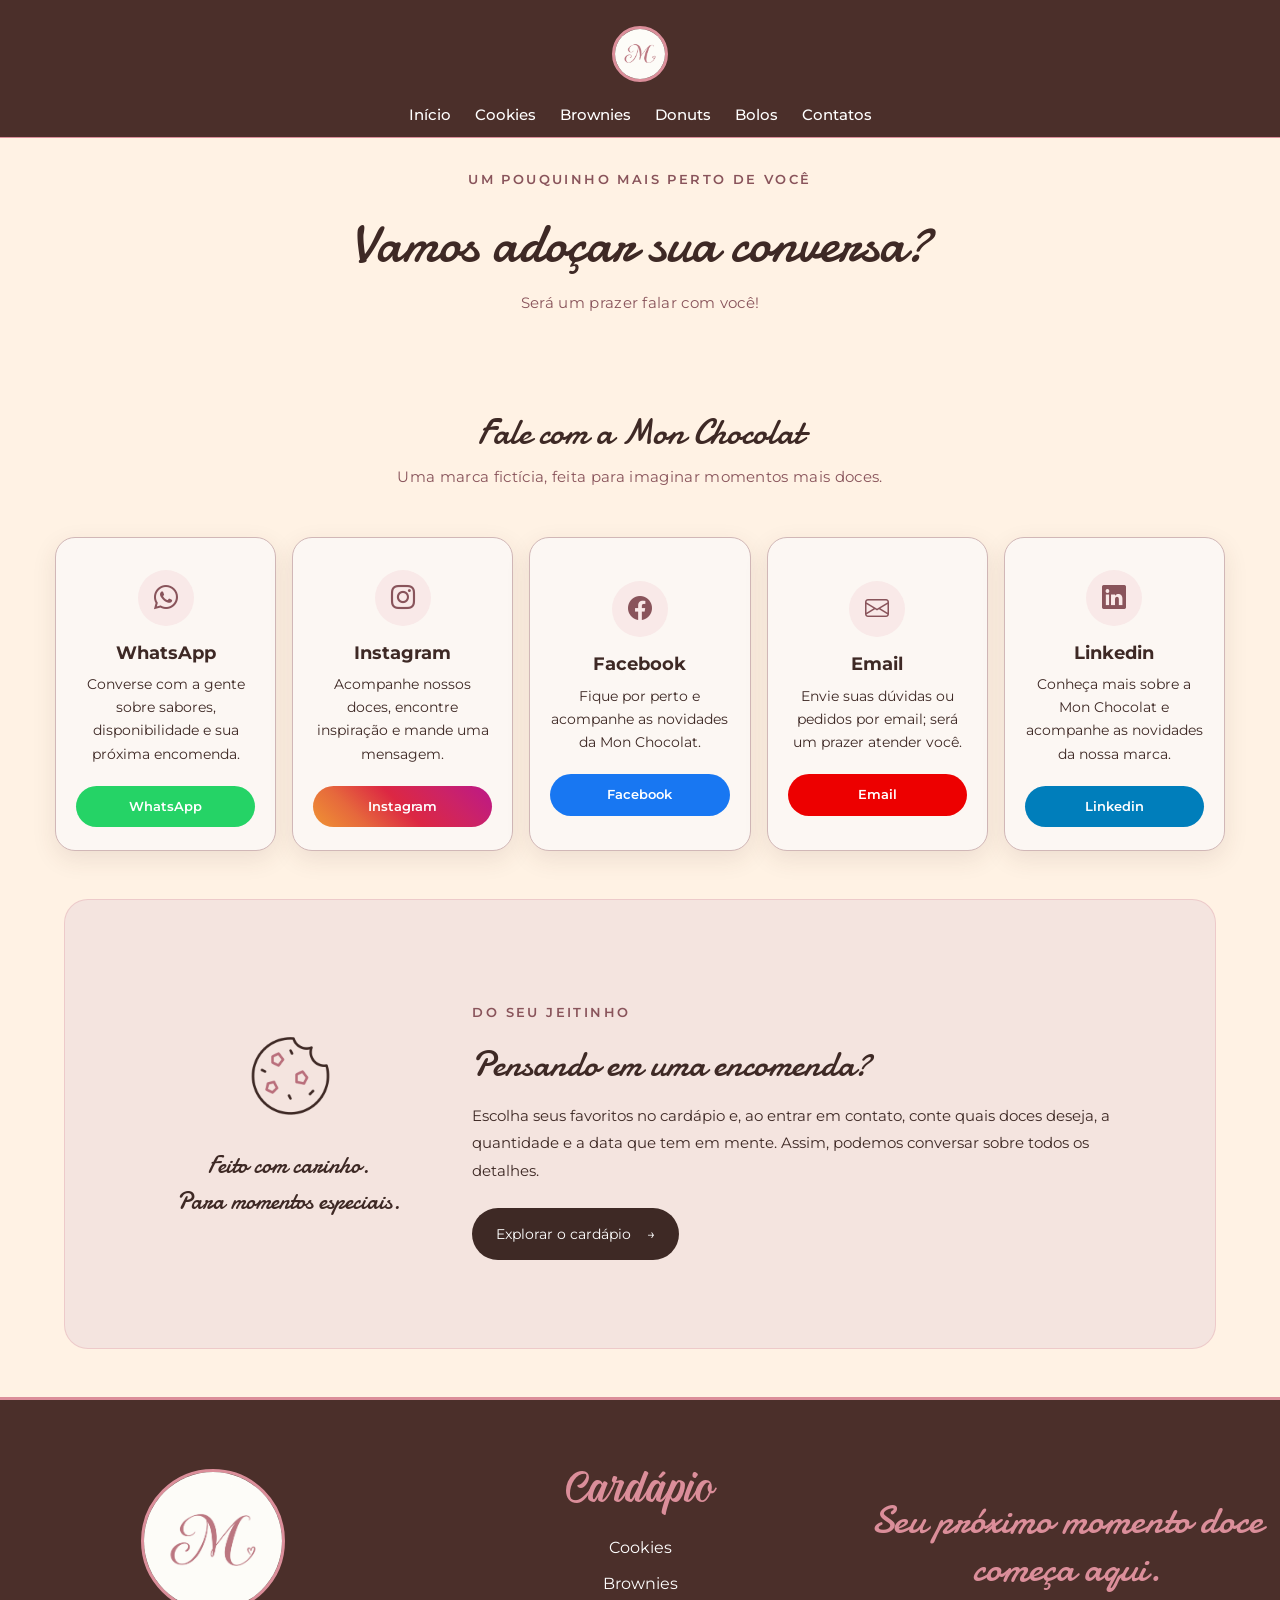
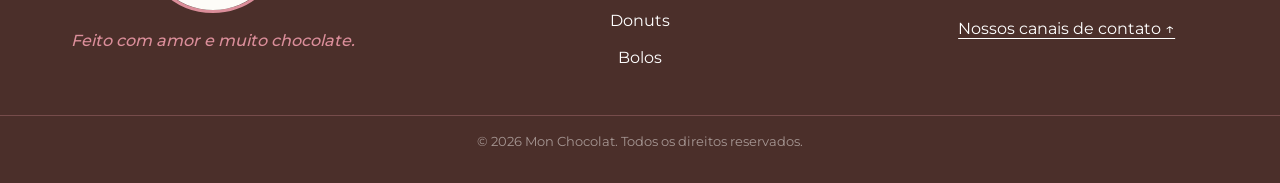
<file: pages/contato.html>
<!DOCTYPE html>
<html lang="pt-BR">
<head>
    <meta charset="UTF-8">
    <meta name="viewport" content="width=device-width, initial-scale=1.0">

    <link rel="shortcut icon" href="../imgs/ico/favicon.ico" type="image/x-icon">

    <!-- BootStrap CSS -->
    <link href="https://cdn.jsdelivr.net/npm/bootstrap@5.3.8/dist/css/bootstrap.min.css" rel="stylesheet" integrity="sha384-sRIl4kxILFvY47J16cr9ZwB07vP4J8+LH7qKQnuqkuIAvNWLzeN8tE5YBujZqJLB" crossorigin="anonymous">
    <link rel="stylesheet" href="https://cdn.jsdelivr.net/npm/bootstrap-icons@1.11.3/font/bootstrap-icons.min.css">

    <link rel="stylesheet" href="../css/style.css">
    <script src="../js/script.js" defer></script>

    <title>Contato</title>
</head>
<body>
    
    <!-- Barra de Navegação Contato -->
        <header>
            <nav class="navbar navbar-expand-lg px-3 px-lg-5 py-2">
            <div class="container-fluid p-0 d-flex flex-wrap justify-content-center position-relative">
                <div class="logotipo navbar-brand mx-auto">
                    <a href="inicio.html"> <img src="../imgs/Logotipo.png" alt="Logotipo da Mon Chocolat" class="img_logotipo"> </a>
                </div>

                <button class="navbar-toggler bg-light position-absolute end-0 top-0" type="button" data-bs-toggle="collapse" data-bs-target="#menuPrincipal" aria-controls="menuPrincipal" aria-expanded="false" aria-label="Abrir menu"><span class="navbar-toggler-icon"></span></button>
                <div class="lista_links collapse navbar-collapse w-100 justify-content-center" id="menuPrincipal">
                    <ul class="navbar-nav flex-column flex-lg-row align-items-center mx-auto gap-1 gap-lg-4">
                        <li><a href="inicio.html">Início</a></li>
                        <li><a href="cookie.html">Cookies</a></li>
                        <li><a href="brownie.html">Brownies</a></li>
                        <li><a href="donut.html">Donuts</a></li>
                        <li><a href="bolo.html">Bolos</a></li>
                        <li><a href="contato.html">Contatos</a></li>
                    </ul>
                </div>
                        </div>
        </nav>
        </header>

        <main>
            <div id="contatos">
                <section id="textoprincipal_contato">
                    <div class="textoprincipal_contato">
                        <p class="frase_abertura">UM POUQUINHO MAIS PERTO DE VOCÊ</p>
                        <h1 class="titulo_contato">Vamos adoçar sua conversa?</h1>
                        <p class="sobretitulo_contato">Será um prazer falar com você!</p>
                    </div>
                </section>

                <section id="contato">
                    <div class="contato">
                        <h2 class="texto_contato">Fale com a Mon Chocolat</h2>
                        <p class="sobretitulo_contato">Uma marca fictícia, feita para imaginar momentos mais doces.</p>
                    </div>

                    <section id="canais_comunicacao" class="row justify-content-center row-cols-1 row-cols-sm-2 row-cols-lg-3 row-cols-xl-5 g-3">
                            <div class="col"><div class="canais_comunicacao h-100">
                                <div class="redessociais_icones">
                                    <i class="bi bi-whatsapp"></i>
                                </div>

                                <h3>WhatsApp</h3>
                                <p>Converse com a gente sobre sabores, disponibilidade e sua próxima encomenda.</p>

                                <button class="botao_contato botao_whatsapp">WhatsApp</button>
                            </div></div>

                            <div class="col"><div class="canais_comunicacao h-100">
                                <div class="redessociais_icones">
                                    <i class="bi bi-instagram"></i>
                                </div>

                                <h3>Instagram</h3>
                                <p>Acompanhe nossos doces, encontre inspiração e mande uma mensagem.</p>

                                <button class="botao_contato botao_instagram">Instagram</button>
                            </div></div>

                            <div class="col"><div class="canais_comunicacao h-100">
                                <div class="redessociais_icones">
                                    <i class="bi bi-facebook"></i>
                                </div>

                                <h3>Facebook</h3>
                                <p>Fique por perto e acompanhe as novidades da Mon Chocolat.</p>

                                <button class="botao_contato botao_facebook">Facebook</button>
                            </div></div>

                            <div class="col"><div class="canais_comunicacao h-100">
                                <div class="redessociais_icones">
                                    <i class="bi bi-envelope"></i>
                                </div>

                                <h3>Email</h3>
                                <p>Envie suas dúvidas ou pedidos por email; será um prazer atender você.</p>

                                <button class="botao_contato botao_email">Email</button>
                            </div></div>

                            <div class="col"><div class="canais_comunicacao h-100">
                                <div class="redessociais_icones">
                                    <i class="bi bi-linkedin"></i>
                                </div>

                                <h3>Linkedin</h3>
                                <p>Conheça mais sobre a Mon Chocolat e acompanhe as novidades da nossa marca.</p>

                                <button class="botao_contato botao_linkedin">Linkedin</button>
                            </div></div>
                    </section>
                </section>

                <section id="encomenda" class="row g-3">
                    <div class="encomenda col-12 col-md-4">
                        <img src="../imgs/icons/Cookies.png" alt="Icone de Cookie">
                        <p>Feito com carinho. <br> Para momentos especiais.</p>
                    </div>

                    <div class="texto_encomenda col-12 col-md-8">
                        <p class="frase_abertura">DO SEU JEITINHO</p>
                        <h2 class="titulo_encomenda">Pensando em uma encomenda?</h2>
                        <p>Escolha seus favoritos no cardápio e, ao entrar em contato, conte quais doces deseja, a quantidade e a data que tem em mente. Assim, podemos conversar sobre todos os detalhes.</p>
                        <a class="contato-cardapio" href="inicio.html#favoritos">Explorar o cardápio <span>→</span></a>
                    </div>

                </section>
            </div>

        </main>

        <footer class="footer-contato">
            <div id="conteudo_footer" class="row row-cols-1 row-cols-xl-3 justify-content-center g-4">
                <div class="logotipo_frase col">
                    <img src="../imgs/Logotipo.png" alt="Logotipo" class="logotipo_footer">
                    <p class="frase_footer">Feito com amor e muito chocolate.</p>
                </div>

                <div class="categorias_links col">
                    <h1>Cardápio</h1>
                    <ul>
                        <li><a href="cookie.html">Cookies</a></li>
                        <li><a href="brownie.html">Brownies</a></li>
                        <li><a href="donut.html">Donuts</a></li>
                        <li><a href="bolo.html">Bolos</a></li>
                    </ul>
                </div>

                <div class="mensagem_footer col">
                    <h1>Seu próximo momento doce começa aqui.</h1>
                    <a href="#contato">Nossos canais de contato ↑</a>
                </div>

            </div>

            <div id="direitos_reservados">
                    <p class="direitos_reservados">© 2026 Mon Chocolat. Todos os direitos reservados.</p>
            </div>
        </footer>
        <script src="https://cdn.jsdelivr.net/npm/bootstrap@5.3.8/dist/js/bootstrap.bundle.min.js" integrity="sha384-FKyoEForCGlyvwx9Hj09JcYn3nv7wiPVlz7YYwJrWVcXK/BmnVDxM+D2scQbITxI" crossorigin="anonymous"></script>
</body>
</html>
</file>
<file: css/style.css>
@charset "UTF-8";

@font-face {
    font-family: Montserrat;
    src: url(../fonts/Montserrat-VariableFont_wght.ttf) format("truetype");
}

@font-face {
    font-family: Michland;
    src: url(../fonts/Michland\ Script.otf) format("opentype");
}

@font-face {
    font-family: Damion;
    src: url(../fonts/Damion-Regular.ttf) format("truetype");
}

:root{
    /* Fontes */
    --fonte-corpo: "Montserrat", Arial;
    --fonte-titulo: "Michland", Cursive;
    --fonte-titulo-secudario: "Damion", Cursive;

    /* Cores */
    --branco: #ffffff;
    --bege: #fff2e4;
    --bege-transparente: #fcf7f3;
    --cinza: #fffdfc80;
    --preto: #000000;
    --marrom: #4b2f2a;
    --marrom-escuro: #3e2925;
    --marrom-card-texto: #3e2925;
    --marrom-claro: #c28c8676;
    --marrom-transparente: #4b2f2aa0; 
    --rosa: #db8e9a;
    --rosa-queimado: #89545b;
    --rosa-transparente: #db8e9a4d;

    /* Cores Cards */
    --borda-card: #d1b7b7;
    --bege-card-verso: #ecdfd9;

    /* Cores Redes Sociais */
    --whatsapp: #25d366;
    --instagram: linear-gradient(45deg, #f09433, #e6683c, #dc2743, #cc2366, #bc1888);
    --facebook: #1877f2;
    --linkedin: #007EBB;
    --email: #ED0000;

    /* Sombras */
    --sombra-preta: #00000052;
    --sombra-card: #4b2f2a1a;

    /* Transição */
    --transicao-links: color 0.3s ease;
    --transicao-animacao: width 0.5s ease;
    --transicao-visivel: opacity 1s ease, transform 1s ease;
    --transicao-card: transform 0.8s ease;
    --transicao-cards-favoritos: transform 0.3s ease, box-shadow 0.3s ease;
    --transicao-botao: background-color 0.3s ease, color 0.3s ease, transform 0.3s ease;
    --transicao-redessociais: filter 0.3s, transform 0.3s;
}



*{
    margin: 0;
    padding: 0;
}



/* Barra de Navegação */
nav{
    background-color: var(--marrom);
    border-bottom: 1px solid var(--rosa);

    display: block;
    justify-content: center;
    align-items: center;
}

nav div.logotipo{
    display: flex;
    justify-content: center;
    align-items: center;

    padding-top: 1.1rem;
    margin-bottom: 1rem;
}

.navbar-toggler{
    border: 1px solid var(--rosa);
}

.navbar-toggler:focus{
    border-color: var(--rosa);
    box-shadow: 0 0 0 0.15rem var(--rosa-transparente);
}

.img_logotipo{
    border: 3px solid var(--rosa);
    border-radius: 50%;

    width: 3.5rem;
    height: auto;
}

nav div.lista_links{
    display: flex;
    justify-content: center;
    align-items: center;
}

nav div ul{
    display: inline-flex;
    justify-content: center;
    align-items: center;

    gap: 2rem;

    margin-bottom: 1rem;
}

nav div ul li{
    list-style: none;
}

nav div ul li a{
    font-family: var(--fonte-corpo);
    font-size: 15px;
    font-weight: 500;

    color: var(--branco);
    text-decoration: none;

    transition: var(--transicao-links);
}

nav div ul li a:hover{
    color: var(--rosa);
}

nav div ul li a::after{
    content: "";

    background-color: var(--rosa);

    width: 0px;
    height: 2px;

    display: block;
}

nav div ul li a:hover::after{
    width: 100%;

    transition: var(--transicao-animacao);
}





/* Conteúdo Principal */
    /* Carrossel de Imagens */
.carousel{
    width: 100%;
    height: 81vh;
}

.carousel-inner{
    width: 100%;
    height: 100%;
}

.carousel-item{
    transition: transform 2s ease-in-out;
}

div.img-carrossel{
    width: 100%;
    height: 100%;
}

div.img-carrossel img{
    object-fit: cover;
    object-position: center center;
    
    width: 100%;
    height: 100%;

    display: block;
}

.img-carrossel:nth-child(1){ 
    background-image: url('../imgs/Cookie.png');
}

.img-carrossel:nth-child(2){
    background-image: url('../imgs/Brownie.png');
}

.img-carrossel:nth-child(3){
    background-image: url('../imgs/Donuts.png');
}

.img-carrossel:nth-child(4){
    background-image: url('../imgs/Bolo.png');
}

div.img-carrossel::after{
    content: "";

    background-color: var(--marrom-transparente);

    position: absolute;
    inset: 0;
}



    /* Texto Principal */
#texto-principal{
    position: absolute;
    width: min(94vw, 64rem);

    top: 50%;
    left: 50%;
    transform: translate(-50%, -50%);
}

.titulo-principal{
    font-family: var(--fonte-titulo);
    font-size: clamp(2.5rem, 12vw, 6rem);
    font-weight: 500;
    white-space: nowrap;

    color: var(--rosa);
    text-shadow: 5px 2px 2px var(--sombra-preta);
}

div.texto-principal{
    display: block;
    justify-content: center;
    align-items: center;

    text-align: center;

    font-family: var(--fonte-corpo);
    font-size: 1.2rem;
    font-weight: 400;

    color: var(--branco);
    text-shadow: 1px 2px 2px var(--sombra-preta);
    line-height: 1rem;
}

.frase-destaque{
    font-family: var(--fonte-corpo);
    font-size: 1rem;
    font-weight: 600;

    color: var(--rosa);
    text-shadow: 1px 2px 2px var(--sombra-preta);

    padding-top: 1rem;
}

div.linha{
    background-color: var(--rosa);

    width: 35%;
    height: 2px;

    display: block;
    margin: -0.5rem auto 0;
}

#texto-principal h1, #texto-principal p, .linha{
    opacity: 0;

    transform: translateY(30px);
    transition: var(--transicao-visivel);
}

#texto-principal h1, #texto-principal p, .linha{
    &.visivel{
        opacity: 1;
        transform: translateY(0);
    }
}



/* Sobre Nossos Produtos */
#sobre-nossos-produtos{
    background-color: var(--bege);

    display: flex;
    justify-content: center;
    align-items: center;
}

div.sobre-nossos-produtos{
    background-color: var(--branco);
    border-radius: 15px;

    box-shadow: 3px 3px 10px var(--sombra-preta);

    display: block;
    justify-content: center;
    align-items: center;

    width: 85%;
    min-height: 90vh;
    height: auto;

    margin: 2rem 0 2rem;
    padding: 1rem clamp(1rem, 5vw, 5rem);
}

div h1.titulo-sobre-produtos{
    font-family: var(--fonte-titulo-secudario);
    font-size: clamp(2rem, 7vw, 3.5rem);
    white-space: nowrap;

    color: var(--marrom);
    text-shadow: 1px 2px 2px var(--sombra-preta);

    text-align: center;

    margin-top: 1rem;
}

div h1 span.palavra-destaque{
    color: var(--rosa);
}

div.linha-decorativa{
    background-color: var(--rosa);

    width: 35%;
    height: 2px;

    display: block;
    margin: 0.5rem auto 3rem;
}

div.sobre-nossos-produtos p{
    font-family: var(--fonte-corpo);
    font-size: 1rem;

    color: var(--marrom);
    text-align: center;
}

div p span.palavra-destaque{
    font-weight: 800;
    font-style: italic;

    color: var(--rosa);
}

div p span.produtos-destaque{
    font-weight: 800;
    font-style: italic;

    color: var(--marrom);
}



    /*  Cards Rotatórios */
div.cards-rotatorio{
    margin-top: 3rem;
}

div.card-produto{
    box-sizing: border-box;

    height: 30vh;

    position: relative;
    perspective: 1000px;

    cursor: pointer;
}

div.cards{
    position: absolute;
    inset: 0.5rem;

    transform-style: preserve-3d;
    transition: transform 0.8s cubic-bezier(0.2, 0.7, 0.2, 1);
}

div.card-frente{
    background-color: var(--bege-transparente);
    border: 1px solid var(--borda-card);
    border-radius: 10px;
    box-shadow: 0 8px 20px var(--sombra-card);

    display: flex;
    justify-content: center;
    align-items: center;

    inset: 0;
    position: absolute;

    transform: rotateY(0deg);

    backface-visibility: hidden;
    -webkit-backface-visibility: hidden;
}

div.card-frente::before{
    content: "";

    background-color: var(--marrom-claro);
    border-radius: 50%;

    width: 8rem;
    height: 8rem;

    position: absolute;
}

div.card-verso{
    background-color: var(--bege-card-verso);
    border: 1px solid var(--borda-card);
    border-radius: 10px;
    box-shadow: 0 8px 20px var(--sombra-card);

    display: flex;
    justify-content: center;
    align-items: center;

    position: absolute;
    inset: 0;

    padding: 1.5rem;

    backface-visibility: hidden;
    -webkit-backface-visibility: hidden;
    transform: rotateY(180deg);
}

div.card-verso p{
    font-family: var(--fonte-corpo);
    font-size: 1rem;
    font-weight: 500;

    color: var(--marrom-card-texto);
    text-align: center;
    line-height: 1.4;

    width: 100%;
    margin: 0;
}

div img.icone-cards{
    display: block;
    justify-content: center;
    align-items: center;

    width: 5rem;
    height: auto;

    position: relative;
    z-index: 1;
}

div.card-produto:hover .cards,
div.card-produto:focus-visible .cards{
    transform: rotateY(180deg);
}



/* Banner */
div.banner{
    background-image: url("../imgs/Banner.png");
    background-position: center center;
    background-size: cover !important;
    background-repeat: no-repeat;
    background-attachment:fixed;

    border-bottom: 2px solid var(--rosa);
    border-top: 2px solid var(--rosa);

    width: 100%;
    height: 50vh;
}



/* Favoritos e Cardápio*/
section#favoritos, #cardapio{
    background-color: var(--bege);

    display: block;
    justify-content: center;
    align-items: center;
}

div.favoritos > h1{
    font-family: var(--fonte-titulo-secudario);
    font-size: clamp(1.75rem, 6vw, 3rem);
    font-weight: 500;

    color: var(--marrom);
    text-align: center;

    padding-top: 2rem;
}

div.cardapio> h1{
    font-family: var(--fonte-titulo-secudario);
    font-size: clamp(2rem, 7vw, 3.5rem);
    font-weight: 500;

    color: var(--rosa);
    text-align: center;
    text-shadow: 1px 2px 2px var(--sombra-preta);

    padding-top: 2rem;
}

div.favoritos > p,
div.cardapio > p{
    font-family: var(--fonte-corpo);
    font-size: 1rem;

    color: var(--rosa);
    text-align: center;

    margin-bottom: 1rem;
}



    /* Cards Favoritos e Cards Cardápio*/
div.cards-favoritos,
div.cards-cardapio{
    display: flex;
    align-items: center;
    justify-content: center;
    margin: 1.5rem;
    padding-bottom: 1.5rem;
}

div.cards-cardapio{
    align-items: stretch;
    margin: 1rem;
}

div.card-cardapio{
    width: 100%;
}

div.card-favorito,
div.card-cardapio{
    background-color: var(--branco);
    border-radius: 1.5rem;
    box-shadow: 0 8px 20px var(--sombra-card);

    width: 100%;
    height: 75vh;

    overflow: hidden;

    transition: var(--transicao-cards-favoritos);
}

div.card-favorito:hover,
div.card-cardapio:hover{
    box-shadow: 0 12px 24px var(--sombra-card);

    transform: translateY(-5px);
}

img.img-favorito,
img.img-cardapio{
    object-fit: cover;

    width: 100%;
    height: 15rem;

    display: block;
}

div.conteudo-favorito,
div.conteudo-cardapio{
    height: 40vh;
}

h2.titulo-produto{
    font-family: var(--fonte-corpo);
    font-size: 1rem;
    font-weight: 700;

    color: var(--preto);
    text-align: center;

    position: relative;

    padding-bottom: 0.4rem;
    margin-bottom: 0;
}

h2.titulo-produto::after{
    content: "";
    background-color: var(--rosa);

    width: 65%;
    height: 2px;

    bottom: 0;
    left: 18%;

    position: absolute;
}

p.descricao-produto{
    font-family: var(--fonte-corpo);
    font-size: 0.9rem;

    color: var(--rosa);
    line-height: 1.3;
    text-align: justify;

    align-self: start;
    
    margin: 1rem 0 1.5rem;
}

p.preco-produto{
    font-family: var(--fonte-corpo);
    font-size: 1.4rem;
    font-weight: 700;

    color: var(--preto);

    position: relative;
    top: 4rem;

    margin-bottom: 0.75rem;
    margin-left: 0.3rem;
}

a.botao-comprar{
    font-family: var(--fonte-corpo);
    font-size: 1rem;
    font-weight: 700;

    background-color: var(--rosa);
    border-radius: 2rem;

    color: var(--branco);
    text-align: center;
    text-decoration: none;

    display: block;

    width: 100%;

    position: relative;
    top: 4rem;

    padding: 0.5rem 1rem;
    
    transition: var(--transicao-botao);
}

div.conteudo-cardapio p.preco-produto{
    position: static;
    margin: auto 0 0.75rem 0.3rem;
}

div.conteudo-cardapio a.botao-comprar{
    position: static;
    margin-top: 0;
    flex-shrink: 0;
}
a.botao-comprar:hover,
a.botao-comprar:focus-visible{
    background-color: var(--marrom);
    color: var(--branco);
    transform: scale(1.03);
}



/* Footer */
footer{
    background-color: var(--marrom);
    border-top: 3px solid var(--rosa);
}

#conteudo_footer{
    display: flex;
    justify-content: center;
    align-items: flex-start;

    margin: 0 auto;
    padding: 2rem 0;
}

div.logotipo_frase{
    display: flex;
    justify-content: center;
    align-items: center;
    align-self: center;

    flex-direction: column;
}

img.logotipo_footer{
    border-radius: 50%;
    border: 3px solid var(--rosa);

    width: 9rem;
    height: auto;
}

p.frase_footer{
    font-family: var(--fonte-corpo);
    font-weight: 500;
    font-style: italic;

    color: var(--rosa);
    text-align: center;

    margin-top: 1rem;
}

div.categorias_links{
    display: flex;
    justify-content: center;
    align-items: center;

    flex-direction: column;
}

div.categorias_links h1{
    font-family: var(--fonte-titulo);
    font-size: clamp(2rem, 7vw, 3.5rem);

    color: var(--rosa);

    margin-bottom: 0.8rem;
}

div.categorias_links ul{
    list-style: none;

    padding: 0;
    margin: 0;
}

div.categorias_links ul li a{
    font-family: var(--fonte-corpo);
    font-size: 1rem;

    color: var(--branco);
    text-decoration: none;

    display: flex;
    justify-content: center;
    align-items: center;

    flex-direction: column;

    margin-bottom: 0.8rem;
}

div.categorias_links ul li a:hover{
    color: var(--rosa);

    transition: var(--transicao-links);
}

div.redessocias_footer{
    display: flex;
    justify-content: center;
    align-items: center;

    flex-direction: column;
}

div.redessocias_footer h1{
    font-family: var(--fonte-titulo);
    font-size: clamp(2rem, 7vw, 3.5rem);

    color: var(--rosa);

    margin-bottom: 0.3rem;
}

div.redessocias{
    display: flex;
    justify-content: center;
    align-items: center;

    flex-direction: column;

    gap: 0.8rem;
}

div.redessocias a{
    font-family: var(--fonte-corpo);
    font-size: 1rem;
    font-weight: 600;

    border-radius: 30px;

    color: var(--branco);
    text-decoration: none;

    display: flex;
    justify-content: center;
    align-items: center;

    width: 11rem;

    gap: 0.65rem;
    padding: 0.5rem 1rem;

    transition: var(--transicao-redessociais);
}

div.redessocias a:hover{
    filter: brightness(1.2);
}

div.redessocias a.whatsapp{
    background-color: var(--whatsapp);
}

div.redessocias a.instagram{
    background: var(--instagram);
}

div.redessocias a.facebook{
    background-color: var(--facebook);
}

div.redessocias a.linkedin{
    background-color: var(--linkedin);
}

div.redessocias a.email{
    background-color: var(--email);
}

div.mensagem_footer{
    display: flex;
    justify-content: center;
    align-items: center;
    align-self: center;

    flex-direction: column;
    text-align: center;
}

div.mensagem_footer h1{
    font-family: var(--fonte-titulo-secudario);
    font-size: clamp(1.8rem, 5vw, 2.5rem);

    color: var(--rosa);

    max-width: 25rem;
    margin-bottom: 1.5rem;
}

div.mensagem_footer a{
    font-family: var(--fonte-corpo);
    font-size: 1rem;

    color: var(--branco);
    text-decoration: underline;
    text-underline-offset: 0.25rem;
}

div.mensagem_footer a:hover{
    color: var(--rosa);

    transition: var(--transicao-links);
}

#direitos_reservados{
    border-top: 1px solid var(--rosa-transparente);

    text-align: center;

    padding: 1rem;
}

p.direitos_reservados{
    font-family: var(--fonte-corpo);
    font-size: 0.8rem;

    color: var(--cinza)
}



/* Contato */
#contatos{
    background-color: var(--bege);

    width: 100%;

    padding-bottom: 3rem;
}

#textoprincipal_contato{
    display: grid;
    justify-content: center;
    align-items: center;

    text-align: center;

    padding: 2rem 1rem 0;
}

#contatos p.frase_abertura{
    font-family: var(--fonte-corpo);
    font-size: 0.8rem;
    font-weight: 600;

    color: var(--rosa-queimado);
    letter-spacing: 0.15rem;

    margin-bottom: 1.25rem;
}

#contatos h1.titulo_contato{
    font-family: var(--fonte-titulo-secudario);
    font-size: clamp(2rem, 7vw, 3.5rem);

    color: var(--marrom-escuro);

    margin-bottom: 1rem;
}

#contatos p.sobretitulo_contato{
    font-family: var(--fonte-corpo);
    font-size: 0.95rem;

    color: var(--rosa-queimado);
    letter-spacing: 0.02rem;
}

#contato{
    text-align: center;

    margin-top: 5rem;
    padding: 0 1rem;
    scroll-margin-top: 7rem;
}

#contato h2.texto_contato,
#encomenda h2.titulo_encomenda{
    font-family: var(--fonte-titulo-secudario);

    color: var(--marrom-escuro);
}

#contato h2.texto_contato{
    font-size: clamp(1.8rem, 5vw, 2.25rem);

    margin-bottom: 0.75rem;
}

#canais_comunicacao{
    width: 95%;

    margin: 2rem auto;
}

#canais_comunicacao .canais_comunicacao{
    background-color: var(--bege-transparente);
    border: 1px solid var(--borda-card);
    border-radius: 20px;
    box-shadow: 0 8px 24px var(--sombra-card);

    text-align: center;

    display: flex;
    justify-content: center;
    align-items: center;

    flex-direction: column;

    height: 50vh;
    padding: 2rem 1.25rem 1.4rem;
}

#canais_comunicacao .redessociais_icones{
    font-size: 1.5rem;

    background-color: #f9e9e8;
    border-radius: 50%;

    color: var(--rosa-queimado);

    display: grid;
    justify-content: center;
    align-items: center;

    width: 3.5rem;
    height: 3.5rem;

    margin-bottom: 1rem;
}

#canais_comunicacao h3{
    font-family: var(--fonte-corpo);
    font-size: 1.1rem;
    font-weight: 700;

    color: var(--marrom-escuro);

    margin-bottom: 0.65rem;
}

#canais_comunicacao p{    
    font-family: var(--fonte-corpo);
    font-size: 0.85rem;

    color: var(--marrom-card-texto);
    line-height: 1.7;

    margin-bottom: 1.25rem;
}

#canais_comunicacao .botao_contato{
    font-family: var(--fonte-corpo);
    font-size: 0.8rem;
    font-weight: 600;

    border: 0;
    border-radius: 2rem;

    color: var(--branco);

    width: 100%;
    height: 2.6rem;

    cursor: pointer;

    transition: var(--transicao-botao);
}

#canais_comunicacao .botao_contato:hover{
    filter: brightness(0.92);

    transform: translateY(-2px);
}

#canais_comunicacao .botao_whatsapp{
    background-color: var(--whatsapp);
}

#canais_comunicacao .botao_instagram{
    background: var(--instagram);
}

#canais_comunicacao .botao_facebook{
    background-color: var(--facebook);
}

#canais_comunicacao .botao_email{
    background-color: var(--email);
}

#canais_comunicacao .botao_linkedin{
    background-color: var(--linkedin);
}

#encomenda{
    background-color: #f4e4df;
    border: 1px solid var(--rosa-transparente);
    border-radius: 24px;

    align-items: center;

    width: 90%;
    min-height: 50vh;
    height: auto;

    margin: 3rem auto 0;
    padding: 3rem;
}

#encomenda .encomenda{
    text-align: center;
}

#encomenda .encomenda img{
    object-fit: contain;

    width: 6rem;
    height: 6rem;

    margin-bottom: 1.5rem;
}

#encomenda .encomenda p{
    font-family: var(--fonte-titulo-secudario);
    font-size: 1.5rem;

    color: var(--marrom-escuro);
    line-height: 1.5;
}

#encomenda .texto_encomenda > p:not(.frase_abertura){
    font-family: var(--fonte-corpo);
    font-size: 0.95rem;

    color: var(--marrom-card-texto);
    line-height: 1.8;

    margin: 0 0 1.5rem;
}

#encomenda h2.titulo_encomenda{
    font-size: clamp(1.8rem, 5vw, 2.25rem);

    margin-bottom: 1rem;
}

#encomenda .contato-cardapio{
    font-family: var(--fonte-corpo);
    font-size: 0.85rem;

    background-color: var(--marrom-escuro);
    border-radius: 2rem;

    color: var(--branco);
    text-decoration: none;

    display: inline-flex;
    align-items: center;

    gap: 1rem;

    height: 3.25rem;
    padding: 0.85rem 1.5rem;
    
    transition: var(--transicao-botao);
}

#encomenda .contato-cardapio:hover{
    background-color: var(--marrom);

    transform: translateY(-2px);
}
</file>
